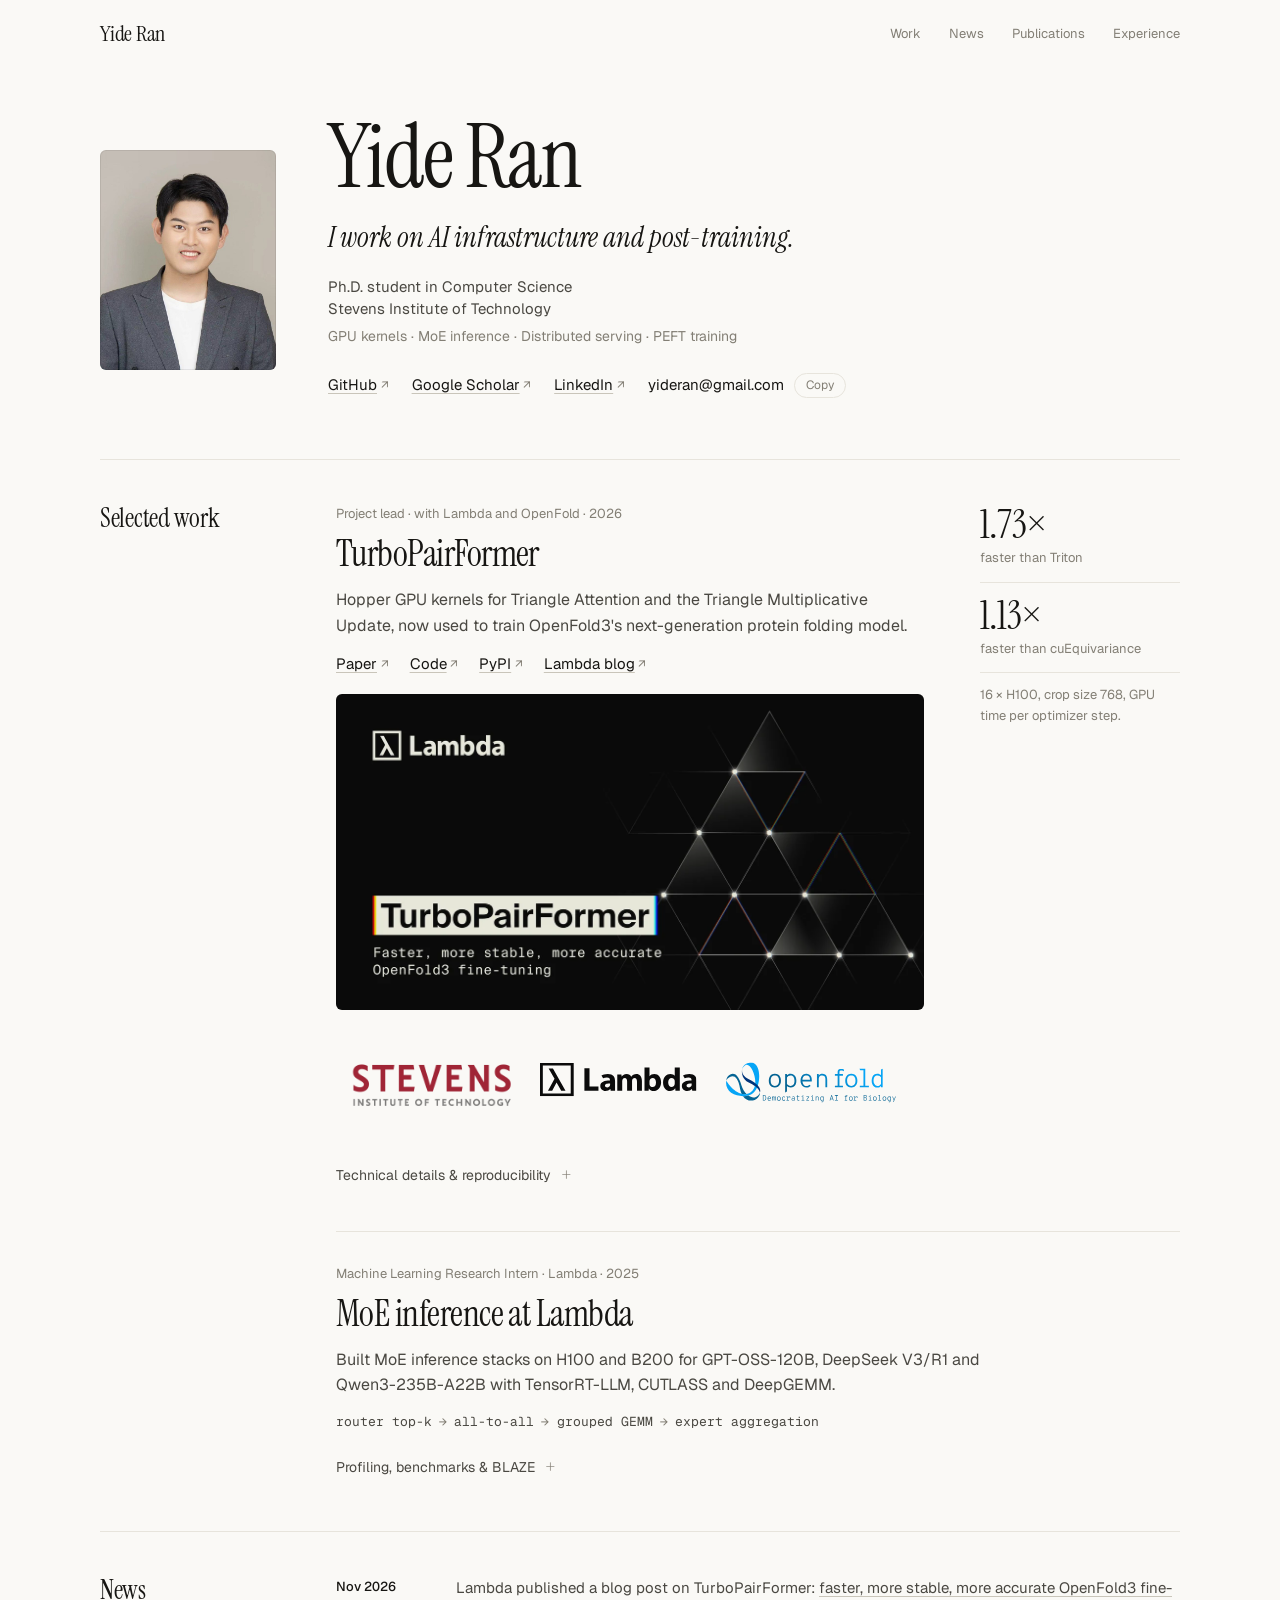
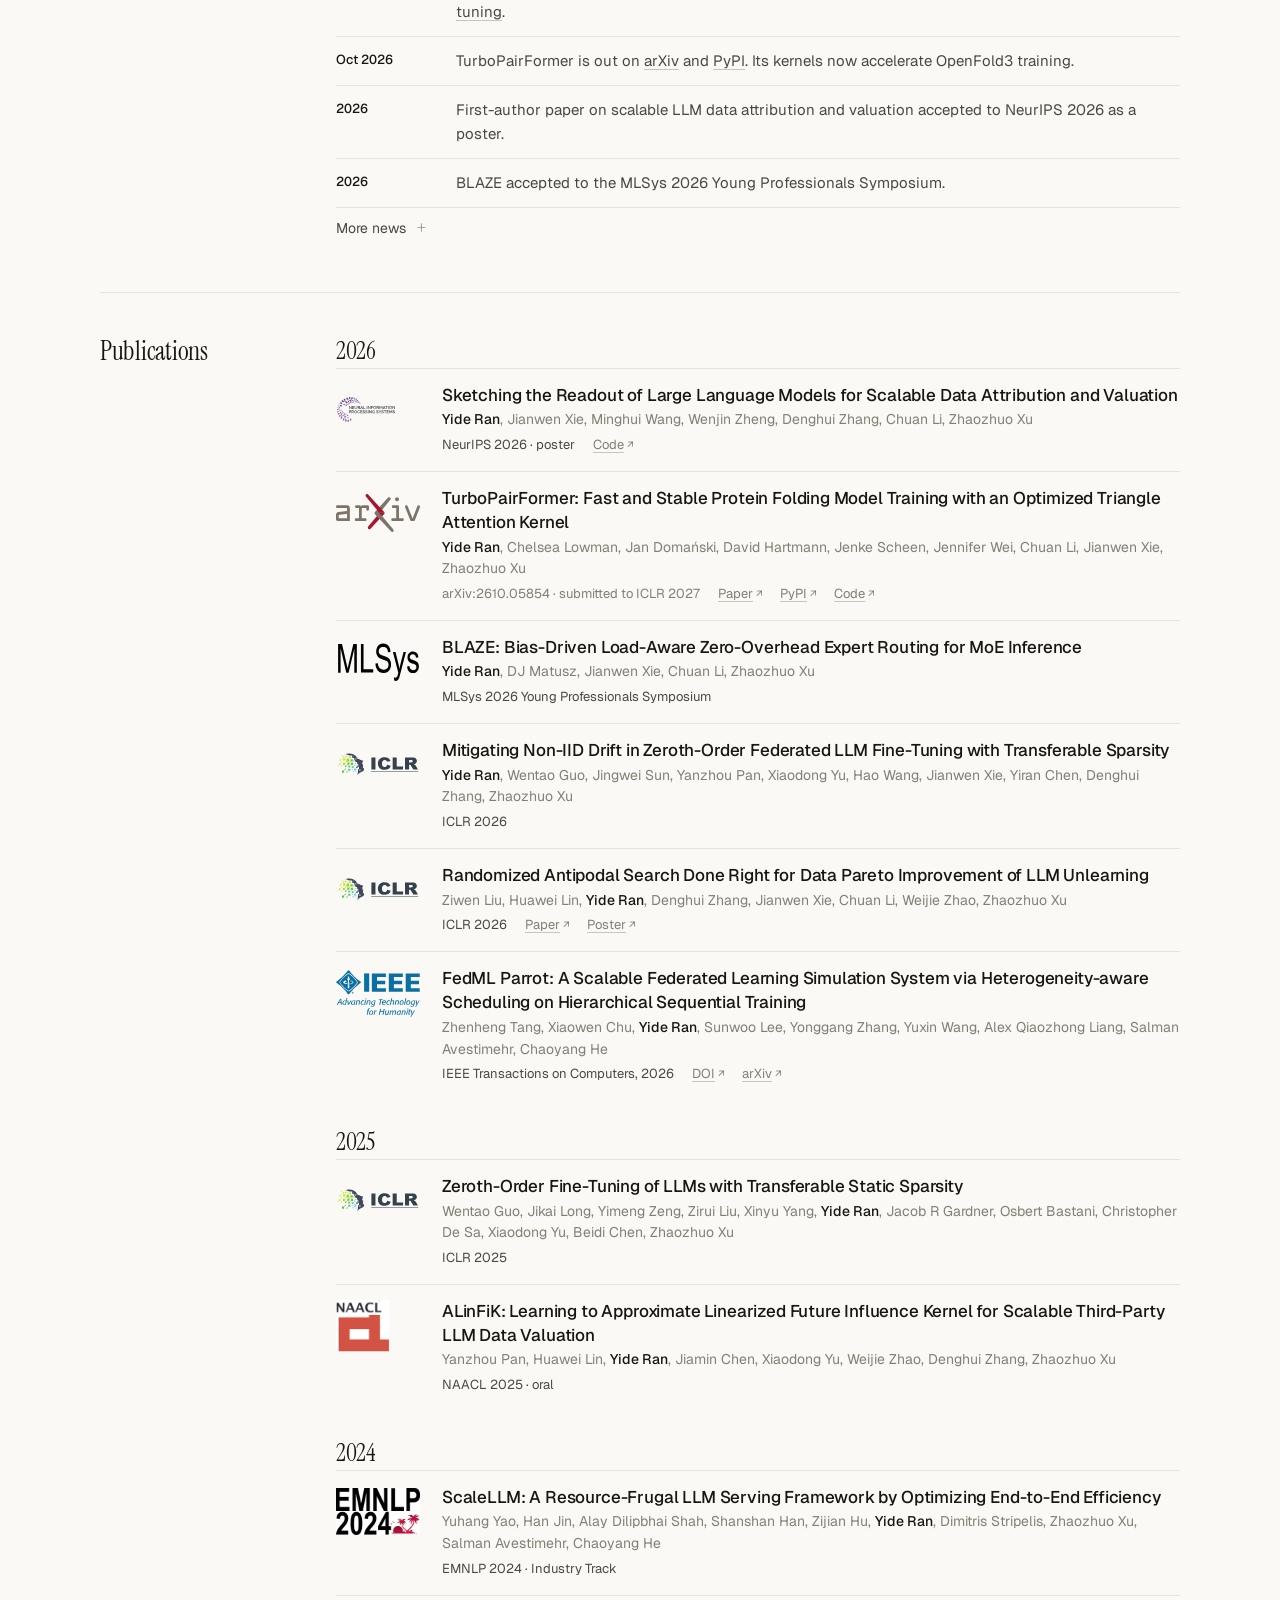
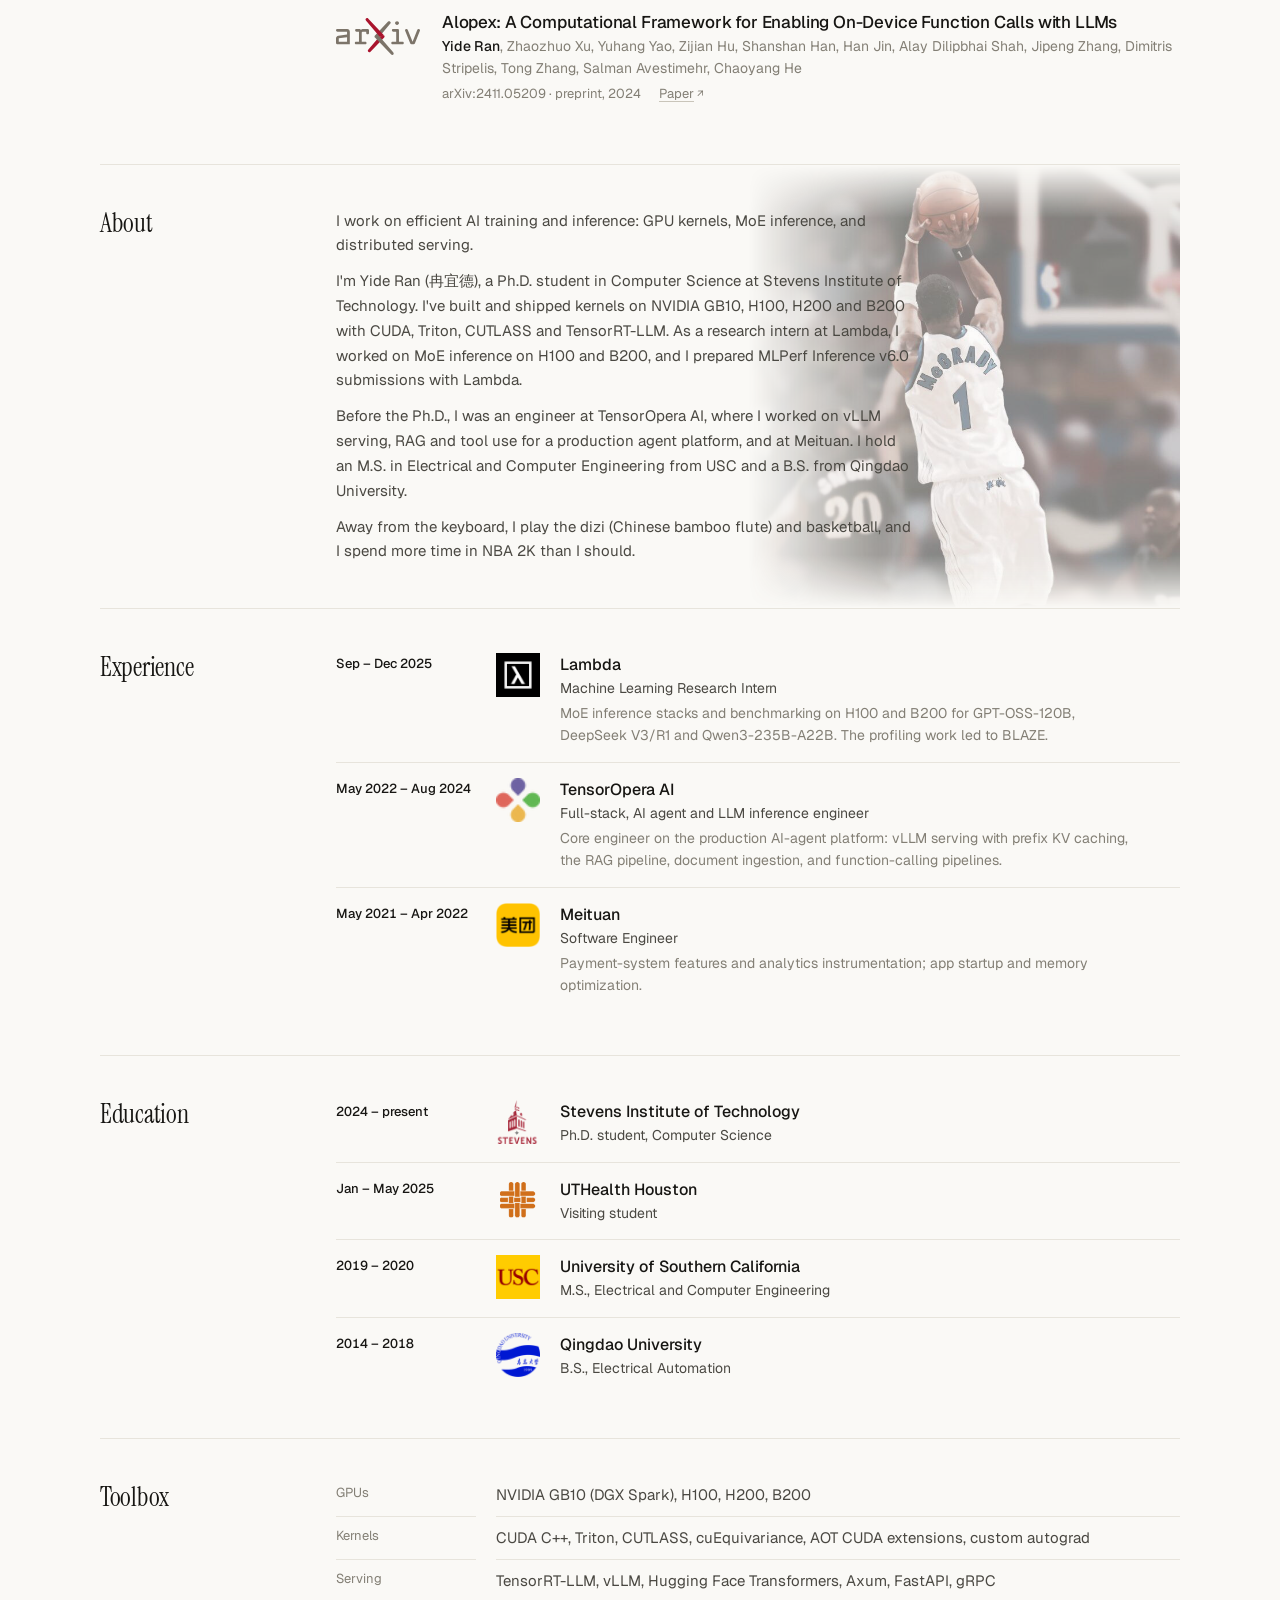
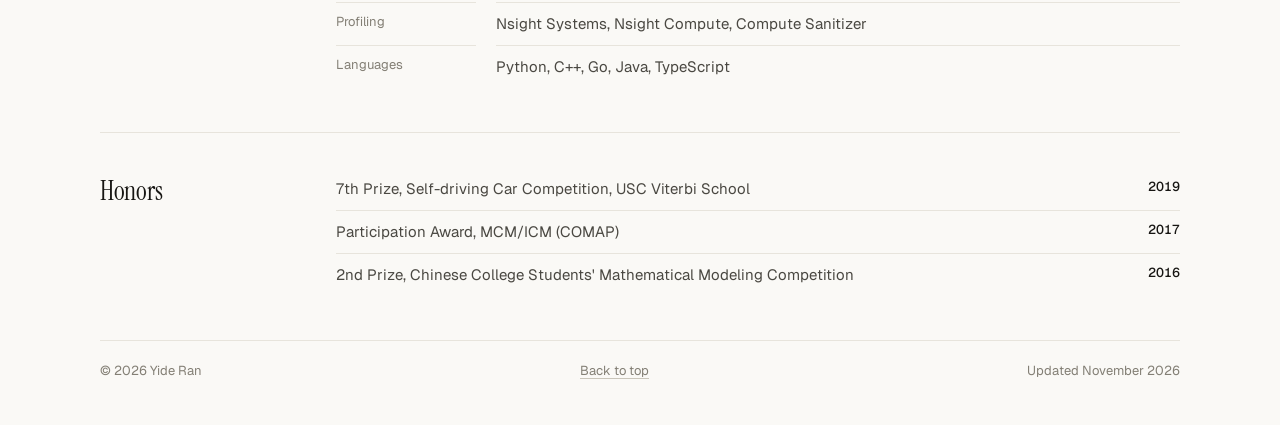
<file: index.html>
<!doctype html>
<html lang="en">
<head>
<meta charset="utf-8">
<meta name="viewport" content="width=device-width, initial-scale=1, viewport-fit=cover">
<title>Yide Ran (冉宜德) | AI Infrastructure &amp; Post-Training</title>
<meta name="description" content="Yide Ran (冉宜德) is a Ph.D. student at Stevens Institute of Technology researching GPU kernels, MoE inference, distributed serving, and PEFT training.">
<link rel="canonical" href="https://ryanairesearch.github.io/">
<meta name="google-site-verification" content="EpcMqef4exppZ5Jmm6wLkXWMrH6ZrhEKDE5JkzUym4Y">
<meta name="robots" content="index, follow, max-image-preview:large">
<meta name="author" content="Yide Ran">
<link rel="preconnect" href="https://fonts.googleapis.com">
<link rel="preconnect" href="https://fonts.gstatic.com" crossorigin>
<link rel="stylesheet" href="https://fonts.googleapis.com/css2?family=Instrument+Serif:ital@0;1&family=Geist:wght@400;500&family=Geist+Mono:wght@400&display=swap">
<link rel="stylesheet" href="assets/style.css?v=20261115g">
<meta property="og:title" content="Yide Ran (冉宜德) | AI Infrastructure &amp; Post-Training">
<meta property="og:description" content="Yide Ran (冉宜德) is a Ph.D. student at Stevens Institute of Technology researching GPU kernels, MoE inference, distributed serving, and PEFT training.">
<meta property="og:type" content="profile">
<meta property="og:url" content="https://ryanairesearch.github.io/">
<meta property="og:site_name" content="Yide Ran">
<link rel="icon" type="image/svg+xml" sizes="any" href="/assets/favicon.svg">
<meta property="og:image" content="https://ryanairesearch.github.io/assets/yide-ran-portrait.jpg">
<meta property="og:image:alt" content="Yide Ran">
<meta name="twitter:card" content="summary">
<meta name="twitter:title" content="Yide Ran (冉宜德) | AI Infrastructure &amp; Post-Training">
<meta name="twitter:description" content="Yide Ran (冉宜德) is a Ph.D. student at Stevens Institute of Technology researching GPU kernels, MoE inference, distributed serving, and PEFT training.">
<meta name="twitter:image" content="https://ryanairesearch.github.io/assets/yide-ran-portrait.jpg">
<meta name="twitter:image:alt" content="Yide Ran">
<script type="application/ld+json">
{
  "@context": "https://schema.org",
  "@graph": [
    {
      "@type": "WebSite",
      "@id": "https://ryanairesearch.github.io/#website",
      "url": "https://ryanairesearch.github.io/",
      "name": "Yide Ran",
      "inLanguage": "en"
    },
    {
      "@type": "ProfilePage",
      "@id": "https://ryanairesearch.github.io/#profile-page",
      "url": "https://ryanairesearch.github.io/",
      "name": "Yide Ran (冉宜德) | AI Infrastructure & Post-Training",
      "description": "Yide Ran (冉宜德) is a Ph.D. student at Stevens Institute of Technology researching GPU kernels, MoE inference, distributed serving, and PEFT training.",
      "isPartOf": {
        "@id": "https://ryanairesearch.github.io/#website"
      },
      "inLanguage": "en",
      "mainEntity": {
        "@type": "Person",
        "@id": "https://ryanairesearch.github.io/#yide-ran",
        "name": "Yide Ran",
        "alternateName": "冉宜德",
        "url": "https://ryanairesearch.github.io/",
        "image": "https://ryanairesearch.github.io/assets/yide-ran-portrait.jpg",
        "description": "Yide Ran (冉宜德) is a Ph.D. student at Stevens Institute of Technology researching GPU kernels, MoE inference, distributed serving, and PEFT training.",
        "jobTitle": "Ph.D. student, Computer Science",
        "affiliation": {
          "@type": "CollegeOrUniversity",
          "name": "Stevens Institute of Technology"
        },
        "sameAs": [
          "https://github.com/RyanAIResearch",
          "https://scholar.google.com/citations?user=HVvO84IAAAAJ",
          "https://www.linkedin.com/in/yide-ran-4b392a332/"
        ],
        "alumniOf": [
          { "@type": "CollegeOrUniversity", "name": "University of Southern California" },
          { "@type": "CollegeOrUniversity", "name": "Qingdao University" }
        ],
        "knowsAbout": [
          "AI infrastructure", "Post-training", "GPU kernels", "CUDA", "Triton", "CUTLASS",
          "Mixture-of-Experts inference", "Distributed serving", "TensorRT-LLM", "vLLM",
          "Parameter-efficient fine-tuning", "Data attribution", "Federated learning"
        ]
      }
    }
  ]
}
</script>
</head>
<body>
<a class="skip-link" href="#main">Skip to content</a>
<div class="wrap">
  <div class="nav">
    <a class="brand" href="#profile" aria-label="Yide Ran, back to top">Yide Ran</a>
    <nav aria-label="Sections">
      <a href="#work">Work</a>
      <a href="#news">News</a>
      <a href="#publications">Publications</a>
      <a href="#experience">Experience</a>
    </nav>
  </div>

  <main id="main">
  <header class="hero" id="profile">
    <div class="hero-copy">
      <h1>Yide Ran</h1>
      <p class="statement">I work on AI infrastructure and post-training.</p>
      <p class="meta">Ph.D. student in Computer Science<br>Stevens Institute of Technology</p>
      <p class="focus">GPU kernels · MoE inference · Distributed serving · PEFT training</p>
      <ul class="links">
        <li><a class="u arrow" rel="me" href="https://github.com/RyanAIResearch">GitHub</a></li>
        <li><a class="u arrow" rel="me" href="https://scholar.google.com/citations?user=HVvO84IAAAAJ">Google Scholar</a></li>
        <li><a class="u arrow" rel="me" href="https://www.linkedin.com/in/yide-ran-4b392a332/">LinkedIn</a></li>
        <li class="email"><span>yideran@gmail.com</span><button type="button" class="copy" aria-label="Copy email address" id="copy-email" data-copy="yideran@gmail.com">Copy</button></li>
      </ul>
    </div>
    <div class="photo">
      <img class="avatar" src="assets/yide-ran-portrait.jpg" alt="Yide Ran" width="640" height="800">
    </div>
  </header>

  <section class="row" id="work" aria-labelledby="h-work">
    <h2 id="h-work">Selected work</h2>
    <div>
      <article class="project">
        <div class="project-main">
          <p class="kicker">Project lead · with Lambda and OpenFold · 2026</p>
          <h3>TurboPairFormer</h3>
          <p class="lead">Hopper GPU kernels for Triangle Attention and the Triangle Multiplicative Update, now used to train OpenFold3's next-generation protein folding model.</p>
          <div class="plinks">
            <a class="u arrow" href="https://arxiv.org/abs/2610.05854">Paper</a>
            <a class="u arrow" href="https://github.com/RyanAIResearch/openfold3_triangle_kernel">Code</a>
            <a class="u arrow" href="https://pypi.org/project/turbopairformer/">PyPI</a>
            <a class="u arrow" href="https://lambda.com/blog/faster-more-stable-protein-folding-training">Lambda blog</a>
          </div>
          <a class="blog-card" href="https://lambda.com/blog/faster-more-stable-protein-folding-training"><img src="assets/turbopairformer-lambda-blog.webp" alt="Lambda blog post: TurboPairFormer, faster, more stable, more accurate OpenFold3 fine-tuning" width="1200" height="645" loading="lazy"></a>
          <img class="partners" src="assets/turbopairformer-partners.svg" alt="Stevens Institute of Technology, Lambda, and OpenFold" width="1800" height="340" loading="lazy">
          <details>
            <summary>Technical details &amp; reproducibility</summary>
            <div class="detail-body">
              <p>The backward pass rebuilds each probability tile once and reuses it for dQ, dK, dV and dBias, and ordered partial reductions replace floating-point atomics so results are bitwise reproducible.</p>
              <dl class="figs">
                <div><dt>600/600</dt><dd>inputs bitwise reproducible</dd></div>
                <div><dt>28–47%</dt><dd>lower gradient RMSE with BF16 residual compensation</dd></div>
              </dl>
              <span class="cmd"><code>pip install turbopairformer</code><button type="button" class="copy" id="copy-pip" aria-label="Copy pip install command" data-copy="pip install turbopairformer">Copy</button></span>
            </div>
          </details>
        </div>
        <aside class="metrics" aria-label="Benchmark highlights">
          <dl class="figs">
            <div><dt>1.73×</dt><dd>faster than Triton</dd></div>
            <div><dt>1.13×</dt><dd>faster than cuEquivariance</dd></div>
          </dl>
          <p class="note">16 × H100, crop size 768, GPU time per optimizer step.</p>
        </aside>
      </article>
      <article class="project">
        <div class="project-main wide">
          <p class="kicker">Machine Learning Research Intern · Lambda · 2025</p>
          <h3>MoE inference at Lambda</h3>
          <p class="lead">Built MoE inference stacks on H100 and B200 for GPT-OSS-120B, DeepSeek V3/R1 and Qwen3-235B-A22B with TensorRT-LLM, CUTLASS and DeepGEMM.</p>
          <p class="stages" aria-label="MoE layer stages in execution order">router top-k<span aria-hidden="true">→</span>all-to-all<span aria-hidden="true">→</span>grouped GEMM<span aria-hidden="true">→</span>expert aggregation</p>
          <details>
            <summary>Profiling, benchmarks &amp; BLAZE</summary>
            <div class="detail-body">
              <p>I designed benchmark suites across tensor- and expert-parallel layouts and routing strategies (the real router vs. round-robin) to measure how much expert load imbalance costs on Blackwell.</p>
              <p>Profiling with Nsight Systems and Nsight Compute split each MoE layer into four stages and showed that imbalance across experts dominated inference time. That finding later led to BLAZE.</p>
              <p class="note">I also wrote internal reports and a public technical blog on backend selection, expert-parallel layouts, and routing behavior across Random, ShareGPT, GSM8K and OpenMath.</p>
            </div>
          </details>
        </div>
      </article>
    </div>
  </section>

  <section class="row" id="news" aria-labelledby="h-news">
    <h2 id="h-news">News</h2>
    <div>
      <ol class="news">
        <li>
          <time class="date" datetime="2026-11-13">Nov 2026</time>
          <p>Lambda published a blog post on TurboPairFormer: <a href="https://lambda.com/blog/faster-more-stable-protein-folding-training">faster, more stable, more accurate OpenFold3 fine-tuning</a>.</p>
        </li>
        <li>
          <time class="date" datetime="2026-10">Oct 2026</time>
          <p>TurboPairFormer is out on <a href="https://arxiv.org/abs/2610.05854">arXiv</a> and <a href="https://pypi.org/project/turbopairformer/">PyPI</a>. Its kernels now accelerate OpenFold3 training.</p>
        </li>
        <li>
          <time class="date" datetime="2026">2026</time>
          <p>First-author paper on scalable LLM data attribution and valuation accepted to NeurIPS 2026 as a poster.</p>
        </li>
        <li>
          <time class="date" datetime="2026">2026</time>
          <p>BLAZE accepted to the MLSys 2026 Young Professionals Symposium.</p>
        </li>
      </ol>
      <details class="news-archive">
        <summary>More news</summary>
        <ol class="news">
          <li>
            <time class="date" datetime="2026">2026</time>
            <p>Two papers at ICLR 2026: one on non-IID drift in zeroth-order federated LLM fine-tuning, and one on randomized antipodal search for LLM unlearning.</p>
          </li>
          <li>
            <time class="date" datetime="2025-09">Sep 2025</time>
            <p>Joined Lambda as a Machine Learning Research Intern, working on MoE inference on H100 and B200.</p>
          </li>
        </ol>
      </details>
    </div>
  </section>

  <section class="row" id="publications" aria-labelledby="h-pubs">
    <h2 id="h-pubs">Publications</h2>
    <div>
      <h3 class="pub-year" id="pubs-2026">2026</h3>
      <ol class="pubs" aria-labelledby="pubs-2026">
        <li>
          <span class="venue-logo"><img src="assets/logos/neurips.svg" alt="NeurIPS" loading="lazy"></span>
          <span class="ptitle">Sketching the Readout of Large Language Models for Scalable Data Attribution and Valuation</span>
          <span class="authors"><strong>Yide Ran</strong>, Jianwen Xie, Minghui Wang, Wenjin Zheng, Denghui Zhang, Chuan Li, Zhaozhuo Xu</span>
          <span class="venue"><span class="v">NeurIPS 2026 · poster</span><a class="u arrow" href="https://github.com/RyanAIResearch/RISE">Code</a></span>
        </li>
        <li>
          <span class="venue-logo"><img src="assets/logos/arxiv.svg" alt="arXiv" loading="lazy"></span>
          <span class="ptitle">TurboPairFormer: Fast and Stable Protein Folding Model Training with an Optimized Triangle Attention Kernel</span>
          <span class="authors"><strong>Yide Ran</strong>, Chelsea Lowman, Jan Domański, David Hartmann, Jenke Scheen, Jennifer Wei, Chuan Li, Jianwen Xie, Zhaozhuo Xu</span>
          <span class="venue"><span class="v review">arXiv:2610.05854 · submitted to ICLR 2027</span><a class="u arrow" href="https://arxiv.org/abs/2610.05854">Paper</a><a class="u arrow" href="https://pypi.org/project/turbopairformer/">PyPI</a><a class="u arrow" href="https://github.com/RyanAIResearch/openfold3_triangle_kernel">Code</a></span>
        </li>
        <li>
          <span class="venue-logo"><img src="assets/logos/mlsys.svg" alt="MLSys" loading="lazy"></span>
          <span class="ptitle">BLAZE: Bias-Driven Load-Aware Zero-Overhead Expert Routing for MoE Inference</span>
          <span class="authors"><strong>Yide Ran</strong>, DJ Matusz, Jianwen Xie, Chuan Li, Zhaozhuo Xu</span>
          <span class="venue"><span class="v">MLSys 2026 Young Professionals Symposium</span></span>
        </li>
        <li>
          <span class="venue-logo"><img src="assets/logos/iclr.svg" alt="ICLR" loading="lazy"></span>
          <span class="ptitle">Mitigating Non-IID Drift in Zeroth-Order Federated LLM Fine-Tuning with Transferable Sparsity</span>
          <span class="authors"><strong>Yide Ran</strong>, Wentao Guo, Jingwei Sun, Yanzhou Pan, Xiaodong Yu, Hao Wang, Jianwen Xie, Yiran Chen, Denghui Zhang, Zhaozhuo Xu</span>
          <span class="venue"><span class="v">ICLR 2026</span></span>
        </li>
        <li>
          <span class="venue-logo"><img src="assets/logos/iclr.svg" alt="ICLR" loading="lazy"></span>
          <span class="ptitle">Randomized Antipodal Search Done Right for Data Pareto Improvement of LLM Unlearning</span>
          <span class="authors">Ziwen Liu, Huawei Lin, <strong>Yide Ran</strong>, Denghui Zhang, Jianwen Xie, Chuan Li, Weijie Zhao, Zhaozhuo Xu</span>
          <span class="venue"><span class="v">ICLR 2026</span><a class="u arrow" href="https://arxiv.org/abs/2604.16591">Paper</a><a class="u arrow" href="https://iclr.cc/virtual/2026/poster/10008939">Poster</a></span>
        </li>
        <li>
          <span class="venue-logo"><img src="assets/logos/ieee.svg" alt="IEEE" loading="lazy"></span>
          <span class="ptitle">FedML Parrot: A Scalable Federated Learning Simulation System via Heterogeneity-aware Scheduling on Hierarchical Sequential Training</span>
          <span class="authors">Zhenheng Tang, Xiaowen Chu, <strong>Yide Ran</strong>, Sunwoo Lee, Yonggang Zhang, Yuxin Wang, Alex Qiaozhong Liang, Salman Avestimehr, Chaoyang He</span>
          <span class="venue"><span class="v">IEEE Transactions on Computers, 2026</span><a class="u arrow" href="https://doi.org/10.1109/TC.2026.3717517">DOI</a><a class="u arrow" href="https://arxiv.org/abs/2303.01778">arXiv</a></span>
        </li>
      </ol>
      <h3 class="pub-year" id="pubs-2025">2025</h3>
      <ol class="pubs" aria-labelledby="pubs-2025">
        <li>
          <span class="venue-logo"><img src="assets/logos/iclr.svg" alt="ICLR" loading="lazy"></span>
          <span class="ptitle">Zeroth-Order Fine-Tuning of LLMs with Transferable Static Sparsity</span>
          <span class="authors">Wentao Guo, Jikai Long, Yimeng Zeng, Zirui Liu, Xinyu Yang, <strong>Yide Ran</strong>, Jacob R Gardner, Osbert Bastani, Christopher De Sa, Xiaodong Yu, Beidi Chen, Zhaozhuo Xu</span>
          <span class="venue"><span class="v">ICLR 2025</span></span>
        </li>
        <li>
          <span class="venue-logo"><img src="assets/logos/naacl.png" alt="NAACL" loading="lazy"></span>
          <span class="ptitle">ALinFiK: Learning to Approximate Linearized Future Influence Kernel for Scalable Third-Party LLM Data Valuation</span>
          <span class="authors">Yanzhou Pan, Huawei Lin, <strong>Yide Ran</strong>, Jiamin Chen, Xiaodong Yu, Weijie Zhao, Denghui Zhang, Zhaozhuo Xu</span>
          <span class="venue"><span class="v">NAACL 2025 · oral</span></span>
        </li>
      </ol>
      <h3 class="pub-year" id="pubs-2024">2024</h3>
      <ol class="pubs" aria-labelledby="pubs-2024">
        <li>
          <span class="venue-logo"><img src="assets/logos/emnlp.png" alt="EMNLP" loading="lazy"></span>
          <span class="ptitle">ScaleLLM: A Resource-Frugal LLM Serving Framework by Optimizing End-to-End Efficiency</span>
          <span class="authors">Yuhang Yao, Han Jin, Alay Dilipbhai Shah, Shanshan Han, Zijian Hu, <strong>Yide Ran</strong>, Dimitris Stripelis, Zhaozhuo Xu, Salman Avestimehr, Chaoyang He</span>
          <span class="venue"><span class="v">EMNLP 2024 · Industry Track</span></span>
        </li>
        <li>
          <span class="venue-logo"><img src="assets/logos/arxiv.svg" alt="arXiv" loading="lazy"></span>
          <span class="ptitle">Alopex: A Computational Framework for Enabling On-Device Function Calls with LLMs</span>
          <span class="authors"><strong>Yide Ran</strong>, Zhaozhuo Xu, Yuhang Yao, Zijian Hu, Shanshan Han, Han Jin, Alay Dilipbhai Shah, Jipeng Zhang, Dimitris Stripelis, Tong Zhang, Salman Avestimehr, Chaoyang He</span>
          <span class="venue"><span class="v review">arXiv:2411.05209 · preprint, 2024</span><a class="u arrow" href="https://arxiv.org/abs/2411.05209">Paper</a></span>
        </li>
      </ol>
    </div>
  </section>

  <section class="row" id="about" aria-labelledby="h-about">
    <h2 id="h-about">About</h2>
    <div class="prose">
      <p>I work on efficient AI training and inference: GPU kernels, MoE inference, and distributed serving.</p>
      <p>I'm Yide Ran (<span lang="zh-Hans">冉宜德</span>), a Ph.D. student in Computer Science at Stevens Institute of Technology. I've built and shipped kernels on NVIDIA GB10, H100, H200 and B200 with CUDA, Triton, CUTLASS and TensorRT-LLM. As a research intern at Lambda, I worked on MoE inference on H100 and B200, and I prepared MLPerf Inference v6.0 submissions with Lambda.</p>
      <p>Before the Ph.D., I was an engineer at TensorOpera AI, where I worked on vLLM serving, RAG and tool use for a production agent platform, and at Meituan. I hold an M.S. in Electrical and Computer Engineering from USC and a B.S. from Qingdao University.</p>
      <p>Away from the keyboard, I play the dizi (Chinese bamboo flute) and basketball, and I spend more time in NBA 2K than I should.</p>
    </div>
  </section>

  <section class="row" id="experience" aria-labelledby="h-exp">
    <h2 id="h-exp">Experience</h2>
    <ol class="entries">
      <li>
        <span class="date">Sep – Dec 2025</span>
        <img class="logo" src="assets/logos/lambda.png" alt="Lambda logo" width="48" height="48" loading="lazy">
        <p><span class="org">Lambda</span><span class="what">Machine Learning Research Intern</span><span class="desc">MoE inference stacks and benchmarking on H100 and B200 for GPT-OSS-120B, DeepSeek V3/R1 and Qwen3-235B-A22B. The profiling work led to BLAZE.</span></p>
      </li>
      <li>
        <span class="date">May 2022 – Aug 2024</span>
        <img class="logo" src="assets/logos/tensoropera.png" alt="TensorOpera AI logo" width="48" height="48" loading="lazy">
        <p><span class="org">TensorOpera AI</span><span class="what">Full-stack, AI agent and LLM inference engineer</span><span class="desc">Core engineer on the production AI-agent platform: vLLM serving with prefix KV caching, the RAG pipeline, document ingestion, and function-calling pipelines.</span></p>
      </li>
      <li>
        <span class="date">May 2021 – Apr 2022</span>
        <img class="logo" src="assets/logos/meituan.png" alt="Meituan logo" width="48" height="48" loading="lazy">
        <p><span class="org">Meituan</span><span class="what">Software Engineer</span><span class="desc">Payment-system features and analytics instrumentation; app startup and memory optimization.</span></p>
      </li>
    </ol>
  </section>

  <section class="row" id="education" aria-labelledby="h-edu">
    <h2 id="h-edu">Education</h2>
    <ol class="entries">
      <li>
        <span class="date">2024 – present</span>
        <img class="logo" src="assets/logos/stevens.png" alt="Stevens Institute of Technology logo" width="48" height="48" loading="lazy">
        <p><span class="org">Stevens Institute of Technology</span><span class="what">Ph.D. student, Computer Science</span></p>
      </li>
      <li>
        <span class="date">Jan – May 2025</span>
        <img class="logo" src="assets/logos/uthealth.png" alt="UTHealth Houston logo" width="48" height="48" loading="lazy">
        <p><span class="org">UTHealth Houston</span><span class="what">Visiting student</span></p>
      </li>
      <li>
        <span class="date">2019 – 2020</span>
        <img class="logo" src="assets/logos/usc.png" alt="University of Southern California logo" width="48" height="48" loading="lazy">
        <p><span class="org">University of Southern California</span><span class="what">M.S., Electrical and Computer Engineering</span></p>
      </li>
      <li>
        <span class="date">2014 – 2018</span>
        <img class="logo" src="assets/logos/qingdao.png" alt="Qingdao University logo" width="48" height="48" loading="lazy">
        <p><span class="org">Qingdao University</span><span class="what">B.S., Electrical Automation</span></p>
      </li>
    </ol>
  </section>

  <section class="row" id="toolbox" aria-labelledby="h-kit">
    <h2 id="h-kit">Toolbox</h2>
    <dl class="kit">
      <dt>GPUs</dt>
      <dd>NVIDIA GB10 (DGX Spark), H100, H200, B200</dd>
      <dt>Kernels</dt>
      <dd>CUDA C++, Triton, CUTLASS, cuEquivariance, AOT CUDA extensions, custom autograd</dd>
      <dt>Serving</dt>
      <dd>TensorRT-LLM, vLLM, Hugging Face Transformers, Axum, FastAPI, gRPC</dd>
      <dt>Profiling</dt>
      <dd>Nsight Systems, Nsight Compute, Compute Sanitizer</dd>
      <dt>Languages</dt>
      <dd>Python, C++, Go, Java, TypeScript</dd>
    </dl>
  </section>

  <section class="row" id="honors" aria-labelledby="h-honors">
    <h2 id="h-honors">Honors</h2>
    <ul class="plain">
      <li><span>7th Prize, Self-driving Car Competition, USC Viterbi School</span><span class="yr">2019</span></li>
      <li><span>Participation Award, MCM/ICM (COMAP)</span><span class="yr">2017</span></li>
      <li><span>2nd Prize, Chinese College Students' Mathematical Modeling Competition</span><span class="yr">2016</span></li>
    </ul>
  </section>
  </main>

  <footer>
    <span>© 2026 Yide Ran</span>
    <a class="u" href="#profile">Back to top</a>
    <span>Updated November 2026</span>
  </footer>
</div>

<p class="sr-only" id="copy-status" role="status" aria-live="polite"></p>
<script src="assets/main.js" defer></script>
</body>
</html>
</file>
<file: assets/style.css>
/* Yide Ran — editorial, light only. Warm paper, ink, one serif. */
:root {
  --bg: #faf9f6;
  --ink: #171613;
  --ink-2: #4a4842;
  --muted: #837f75;
  --line: #e7e4dc;
  --line-strong: #c9c5ba;
  --accent: #1f3fd1;
  --font-serif: "Instrument Serif", "Iowan Old Style", Georgia, "Times New Roman", serif;
  --font-sans: "Geist", "Inter", "Helvetica Neue", Helvetica, Arial, system-ui, sans-serif;
  --font-mono: "Geist Mono", ui-monospace, "SFMono-Regular", Menlo, Consolas, monospace;
  color-scheme: light;
}
* { box-sizing: border-box; }
html { scroll-padding-top: 88px; }
body { margin: 0; background: var(--bg); color: var(--ink); font-family: var(--font-sans); font-size: .9375rem; line-height: 1.6; -webkit-font-smoothing: antialiased; text-rendering: optimizeLegibility; }
.wrap { max-width: 1160px; margin-inline: auto; padding-inline: max(40px, env(safe-area-inset-left)) max(40px, env(safe-area-inset-right)); }
p { margin: 0; }
a { color: inherit; text-decoration: none; }
img { max-width: 100%; }
button, summary { -webkit-tap-highlight-color: transparent; }
:focus-visible { outline: 2px solid var(--accent); outline-offset: 4px; border-radius: 2px; }
::selection { background: #e9e4d5; }
.skip-link { position: fixed; top: -80px; left: 16px; z-index: 20; padding: 10px 18px; background: var(--ink); color: var(--bg); }
.skip-link:focus { top: 12px; }
.u { text-decoration: underline; text-decoration-thickness: 1px; text-underline-offset: .22em; text-decoration-color: var(--line-strong); transition: text-decoration-color .15s, color .15s; }
.u:hover { text-decoration-color: currentColor; }
.arrow::after { content: "\2197"; display: inline-block; margin-left: .3em; font-size: .8em; color: var(--muted); transition: transform .15s, color .15s; }
.arrow:hover::after { color: currentColor; transform: translate(1px, -1px); }

/* Navigation */
.nav { position: sticky; top: 0; z-index: 10; display: flex; align-items: center; justify-content: space-between; gap: 16px 24px; height: 68px; background: color-mix(in srgb, var(--bg) 88%, transparent); -webkit-backdrop-filter: blur(10px); backdrop-filter: blur(10px); }
.brand { font-family: var(--font-serif); font-size: 1.375rem; line-height: 1; letter-spacing: -.01em; }
.nav nav { display: flex; gap: 28px; }
.nav nav a { display: inline-flex; align-items: center; min-height: 44px; font-size: .8125rem; color: var(--muted); transition: color .15s; }
.nav nav a:hover, .nav nav a[aria-current="location"] { color: var(--ink); }

/* Hero */
.hero { display: grid; grid-template-columns: 176px minmax(0, 1fr); gap: 52px; align-items: center; padding-block: 48px 56px; }
.hero > * { min-width: 0; }
.photo { grid-column: 1; grid-row: 1; }
.hero-copy { grid-column: 2; grid-row: 1; }
.avatar { display: block; width: 100%; height: auto; aspect-ratio: 4 / 5; object-fit: cover; border-radius: 6px; outline: 1px solid rgba(23, 22, 19, .08); outline-offset: -1px; }
h1 { margin: 0 0 20px; font-family: var(--font-serif); font-weight: 400; font-size: clamp(3.75rem, 7vw, 5.5rem); line-height: .95; letter-spacing: -.02em; }
.statement { font-family: var(--font-serif); font-style: italic; font-size: clamp(1.375rem, 2.2vw, 1.75rem); line-height: 1.3; white-space: nowrap; }
.meta { margin-top: 20px; font-size: .9375rem; line-height: 1.5; color: var(--ink-2); }
.focus { margin-top: 4px; font-size: .875rem; color: var(--muted); }
.links { display: flex; flex-wrap: wrap; align-items: center; gap: 4px 24px; margin: 20px 0 0; padding: 0; list-style: none; font-size: .9375rem; }
.links li { display: inline-flex; align-items: center; gap: 10px; min-height: 36px; }
.links .email span { user-select: all; }
.copy { font: inherit; font-size: .75rem; line-height: 1.4; color: var(--muted); background: none; border: 1px solid var(--line); border-radius: 999px; padding: 3px 11px; cursor: pointer; transition: color .15s, border-color .15s; }
.copy:hover { color: var(--ink); border-color: var(--line-strong); }

/* Section rows */
.row { display: grid; grid-template-columns: 180px minmax(0, 1fr); gap: 24px 56px; padding-block: 44px; border-top: 1px solid var(--line); }
.row > * { min-width: 0; }
.row > h2 { margin: 0; position: sticky; top: 84px; align-self: start; font-family: var(--font-serif); font-weight: 400; font-size: 1.625rem; line-height: 1.1; letter-spacing: -.01em; }

/* Selected work */
.project { display: grid; grid-template-columns: minmax(0, 1fr) 200px; gap: 24px 56px; }
.project + .project { margin-top: 36px; padding-top: 32px; border-top: 1px solid var(--line); }
.project-main { display: grid; gap: 14px; align-content: start; }
.project-main.wide { grid-column: 1 / -1; }
.kicker { font-size: .8125rem; color: var(--muted); }
h3 { margin: 0; font-family: var(--font-serif); font-weight: 400; font-size: 2.25rem; line-height: 1.05; letter-spacing: -.015em; }
.project-main h3 { margin-top: -4px; }
.lead { max-width: 60ch; font-size: 1rem; line-height: 1.6; color: var(--ink-2); text-wrap: pretty; }
.plinks { display: flex; flex-wrap: wrap; gap: 6px 22px; font-size: .9375rem; }
.blog-card { display: block; max-width: 600px; margin-top: 4px; border-radius: 6px; overflow: hidden; outline: 1px solid rgba(23, 22, 19, .08); outline-offset: -1px; transition: opacity .15s; }
.blog-card img { display: block; width: 100%; height: auto; }
.blog-card:hover { opacity: .9; }
.partners { display: block; width: 100%; max-width: 600px; height: auto; margin-top: 6px; mix-blend-mode: multiply; }
.metrics { grid-column: 2; display: grid; align-content: start; }
.figs { display: grid; margin: 0; }
.figs div { padding: 12px 0 14px; border-top: 1px solid var(--line); }
.figs div:first-child { padding-top: 0; border-top: 0; }
.figs dt { font-family: var(--font-serif); font-size: 2.5rem; line-height: 1; letter-spacing: -.02em; font-variant-numeric: lining-nums; }
.figs dd { margin: 4px 0 0; font-size: .8125rem; line-height: 1.5; color: var(--muted); }
.note { font-size: .8125rem; line-height: 1.55; color: var(--muted); }
.metrics .note { padding-top: 12px; border-top: 1px solid var(--line); }
.stages { font-family: var(--font-mono); font-size: .8125rem; color: var(--ink-2); }
.stages span { margin: 0 .55em; color: var(--muted); }
summary { display: inline-flex; align-items: center; gap: 10px; min-height: 40px; list-style: none; cursor: pointer; font-size: .875rem; color: var(--ink-2); transition: color .15s; }
summary::-webkit-details-marker { display: none; }
summary::after { content: "+"; font-family: var(--font-serif); font-size: 1.25rem; line-height: 1; color: var(--muted); }
details[open] summary::after { content: "\2212"; }
summary:hover { color: var(--ink); }
.detail-body { display: grid; gap: 14px; max-width: 64ch; padding: 6px 0 8px; font-size: .9375rem; line-height: 1.6; color: var(--ink-2); }
.detail-body .figs { grid-template-columns: repeat(2, minmax(0, 1fr)); gap: 24px; }
.detail-body .figs div { padding-top: 14px; border-top: 1px solid var(--line); }
.detail-body .figs dt { font-size: 2.25rem; }
.cmd { display: inline-flex; align-items: center; justify-self: start; gap: 14px; max-width: 100%; padding: 6px 6px 6px 14px; border: 1px solid var(--line); border-radius: 6px; background: #fff; }
.cmd code { font-family: var(--font-mono); font-size: .8125rem; color: var(--ink); white-space: nowrap; overflow-x: auto; }

/* News */
ol.news { list-style: none; margin: 0; padding: 0; }
ol.news li { display: grid; grid-template-columns: 96px minmax(0, 1fr); gap: 4px 24px; padding-block: 12px; border-top: 1px solid var(--line); }
ol.news li:first-child { padding-top: 0; border-top: 0; }
.date { padding-top: .1em; font-size: .8125rem; font-weight: 500; color: var(--ink); font-variant-numeric: tabular-nums; white-space: nowrap; }
ol.news p { color: var(--ink-2); }
ol.news a { text-decoration: underline; text-decoration-thickness: 1px; text-underline-offset: .22em; text-decoration-color: var(--line-strong); }
ol.news a:hover { text-decoration-color: currentColor; }
.news-archive { border-top: 1px solid var(--line); }
.news-archive ol li:first-child { padding-top: 6px; }

/* Publications */
.pub-year { margin: 0 0 2px; font-family: var(--font-serif); font-weight: 400; font-size: 1.5rem; line-height: 1.2; color: var(--ink); }
ol.pubs + .pub-year { margin-top: 28px; }
ol.pubs { list-style: none; margin: 0; padding: 0; }
ol.pubs li { display: grid; grid-template-columns: 84px minmax(0, 1fr); gap: 2px 22px; padding-block: 15px; border-top: 1px solid var(--line); }
ol.pubs li > :not(.venue-logo) { grid-column: 2; }
.venue-logo { grid-column: 1; grid-row: 1 / span 3; align-self: start; display: flex; align-items: center; width: 84px; height: 52px; margin-top: 0; }
.venue-logo img { display: block; max-width: 100%; max-height: 100%; object-fit: contain; }
.ptitle { font-weight: 500; font-size: 1.0625rem; line-height: 1.4; letter-spacing: -.01em; text-wrap: pretty; }
.authors { font-size: .875rem; line-height: 1.55; color: var(--muted); }
.authors strong { font-weight: 500; color: var(--ink); }
.venue { display: flex; flex-wrap: wrap; align-items: baseline; gap: 2px 18px; margin-top: 2px; font-size: .8125rem; }
.venue .v { color: var(--ink-2); }
.venue .v.review { color: var(--muted); }
.venue a { color: var(--muted); }
.venue a:hover { color: var(--ink); }

/* About */
.prose { display: grid; gap: .75em; max-width: 68ch; font-size: .9375rem; line-height: 1.65; color: var(--ink-2); }

/* About: faded photo of Tracy McGrady with the Orlando Magic, right of the text.
   Source: m.hupu.com/bbs/53460490.html (edit by Hupu user a好吃的花卷; original photographer unknown). File kept unaltered; only its upper half shows. */
#about { position: relative; isolation: isolate; }
#about .prose { max-width: 58ch; }
#about::after { content: ""; position: absolute; z-index: -1; top: 0; bottom: 0; right: 0; width: min(40%, 460px); pointer-events: none;
  background: url("tracy-mcgrady-magic.jpg") 50% 4% / cover no-repeat; opacity: .5;
  -webkit-mask-image: linear-gradient(to right, transparent 0, #000 38%), linear-gradient(to bottom, transparent 0, #000 12%, #000 88%, transparent 100%);
  -webkit-mask-composite: source-in;
  mask-image: linear-gradient(to right, transparent 0, #000 38%), linear-gradient(to bottom, transparent 0, #000 12%, #000 88%, transparent 100%);
  mask-composite: intersect; }

/* Experience, education */
ol.entries { list-style: none; margin: 0; padding: 0; }
ol.entries li { display: grid; grid-template-columns: 140px 44px minmax(0, 1fr); gap: 4px 20px; align-items: start; padding-block: 15px; border-top: 1px solid var(--line); }
ol.entries li:first-child { padding-top: 0; border-top: 0; }
.logo { width: 44px; height: 44px; margin-top: 0; object-fit: contain; }
.org { display: block; font-weight: 500; font-size: 1rem; line-height: 1.5; }
.what { display: block; font-size: .875rem; color: var(--ink-2); }
.desc { display: block; max-width: 64ch; margin-top: 4px; font-size: .875rem; line-height: 1.55; color: var(--muted); }

/* Toolbox */
dl.kit { display: grid; grid-template-columns: 140px minmax(0, 1fr); gap: 0 20px; margin: 0; }
dl.kit dt, dl.kit dd { margin: 0; padding-block: 9px; border-top: 1px solid var(--line); }
dl.kit dt:first-of-type, dl.kit dd:first-of-type { padding-top: 0; border-top: 0; }
dl.kit dt { font-size: .8125rem; color: var(--muted); }
dl.kit dd { color: var(--ink-2); }

/* Honors */
ul.plain { list-style: none; margin: 0; padding: 0; }
ul.plain li { display: grid; grid-template-columns: minmax(0, 1fr) auto; gap: 4px 24px; padding-block: 9px; border-top: 1px solid var(--line); color: var(--ink-2); }
ul.plain li:first-child { padding-top: 0; border-top: 0; }
ul.plain .yr { font-size: .8125rem; font-weight: 500; color: var(--ink); font-variant-numeric: tabular-nums; }

footer { display: flex; flex-wrap: wrap; justify-content: space-between; gap: 10px 20px; padding-block: 20px 32px; border-top: 1px solid var(--line); font-size: .8125rem; color: var(--muted); }
footer a { min-height: 32px; }
.sr-only { position: absolute; width: 1px; height: 1px; padding: 0; margin: -1px; overflow: hidden; clip: rect(0, 0, 0, 0); white-space: nowrap; border: 0; }

@media (max-width: 1000px) {
  .hero { grid-template-columns: 150px minmax(0, 1fr); gap: 40px; }
  .row { grid-template-columns: 150px minmax(0, 1fr); column-gap: 40px; }
  .project { grid-template-columns: minmax(0, 1fr) 170px; column-gap: 40px; }
  .statement { white-space: normal; }
  ol.entries li { grid-template-columns: 120px 44px minmax(0, 1fr); }
}
@media (max-width: 760px) {
  #about .prose { max-width: none; }
  #about::after { width: 72%; opacity: .2; }
  html { scroll-padding-top: 76px; }
  .wrap { padding-inline: max(24px, env(safe-area-inset-left)) max(24px, env(safe-area-inset-right)); }
  .nav { height: 60px; }
  .nav nav { gap: 18px; }
  .nav nav a { font-size: .75rem; }
  .hero { display: flex; flex-direction: column; align-items: flex-start; gap: 24px; padding-block: 28px 40px; }
  .photo { order: -1; width: 96px; }
  h1 { margin-bottom: 16px; font-size: clamp(3rem, 13vw, 4.25rem); }
  .statement { font-size: 1.375rem; max-width: 22ch; }
  .meta { margin-top: 16px; }
  .links { gap: 4px 20px; margin-top: 16px; }
  .row { grid-template-columns: minmax(0, 1fr); gap: 16px; padding-block: 36px; }
  .row > h2 { position: static; font-size: 1.5rem; }
  .project { grid-template-columns: minmax(0, 1fr); gap: 20px; }
  .project + .project { margin-top: 32px; padding-top: 28px; }
  .metrics { grid-column: 1; }
  .figs { grid-template-columns: repeat(2, minmax(0, 1fr)); gap: 20px; }
  .figs div, .figs div:first-child { padding: 12px 0 0; border-top: 1px solid var(--line); }
  .figs dt { font-size: 2.5rem; }
  h3 { font-size: 2rem; }
  .lead { font-size: 1rem; }
  ol.news li { grid-template-columns: minmax(0, 1fr); gap: 2px; }
  ol.pubs li { grid-template-columns: 60px minmax(0, 1fr); gap: 4px 16px; padding-block: 20px; }
  .venue-logo { width: 60px; height: 40px; grid-row: 1; }
  ol.pubs li > .authors, ol.pubs li > .venue { grid-column: 1 / -1; }
  .ptitle { font-size: 1rem; }
  ol.entries li { grid-template-columns: 40px minmax(0, 1fr); gap: 6px 16px; }
  .logo { width: 40px; height: 40px; }
  ol.entries .date { grid-column: 1 / -1; padding-top: 0; }
  dl.kit { grid-template-columns: minmax(0, 1fr); }
  dl.kit dd { padding-top: 0; border-top: 0; }
  dl.kit dt:first-of-type ~ dt { padding-top: 14px; }
  ul.plain li { grid-template-columns: minmax(0, 1fr); gap: 2px; }
}
@media (max-width: 400px) {
  .wrap { padding-inline: 20px; }
  .nav nav { gap: 14px; }
  h1 { font-size: 3rem; }
  .statement { font-size: 1.25rem; }
  h3 { font-size: 1.75rem; }
}
@media (prefers-reduced-motion: reduce) { *, *::before, *::after { transition: none !important; scroll-behavior: auto !important; } }
</file>
